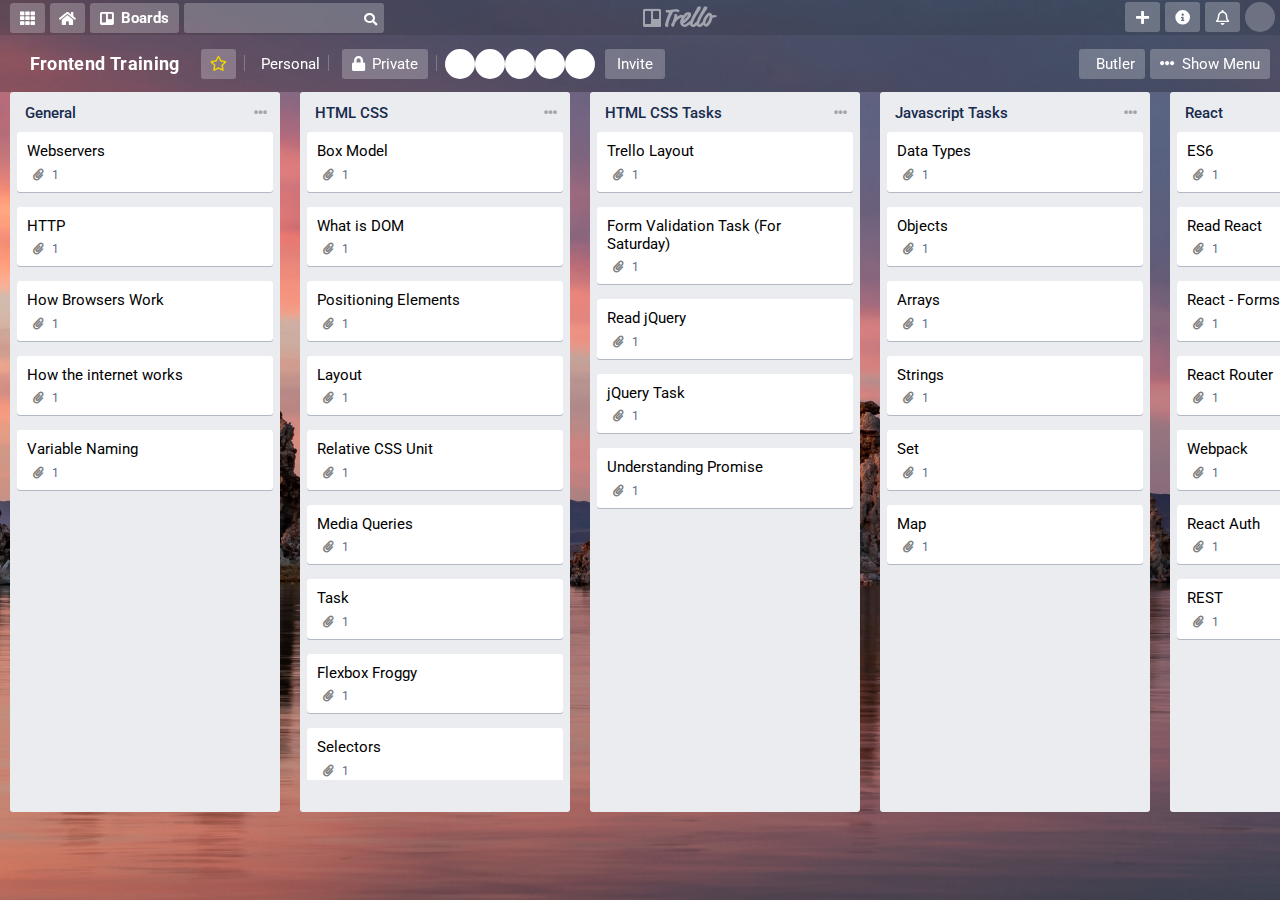
<file: index.html>
<!DOCTYPE html>
<html lang="en">
  <head>
    <meta charset="UTF-8" />
    <meta name="viewport" content="width=device-width, initial-scale=1.0" />
    <meta http-equiv="X-UA-Compatible" content="ie=edge" />
    <link
      rel="stylesheet"
      href="https://cdnjs.cloudflare.com/ajax/libs/font-awesome/5.12.1/css/all.min.css"
    />
    <link
      href="https://fonts.googleapis.com/css?family=Roboto:300,400,500,700,900&display=swap"
      rel="stylesheet"
    />

    <link rel="stylesheet" href="index.css" />

    <title>Trello Layout</title>
  </head>
  <body>
    <div class="container">
      <!-- Board Main Header -->
      <header class="header-container">
        <!-- Left Action Items -->
        <div class="left-action-items">
          <span class="icon-wrapper">
            <i class="fas fa-th app-switcher"></i>
          </span>
          <span class="icon-wrapper">
            <i class="fas fa-home"></i>
          </span>
          <span class="action-button">
            <i class="fab fa-trello"></i>
            <p class="action-btn-text bold">Boards</p>
          </span>
          <span class="input-wrapper">
            <input class="search-input" type="text" />
            <span>
              <i class="fas fa-search search-icon"></i>
            </span>
          </span>
        </div>
        <!-- End Left Action Items -->

        <!-- Center Action Item -->
        <div class="logo-wrapper">
          <span class="logo"></span>
        </div>
        <!-- End Center Action Item -->

        <!-- Right Action Items -->
        <div class="right-action-items">
          <span class="icon-wrapper">
            <i class="fas fa-plus"></i>
          </span>
          <span class="icon-wrapper">
            <i class="fas fa-info-circle"></i>
          </span>
          <span class="icon-wrapper">
            <i class="far fa-bell"></i>
          </span>
          <span class="avatar-header"></span>
        </div>
        <!-- End Right Action Items -->
      </header>
      <!-- End Main Header -->

      <!-- Board Header -->
      <div class="board-header">
        <span class="board-title">Frontend Training</span>
        <span class="icon-wrapper star">
          <i class="far fa-star"></i>
        </span>
        <div class="board-header-left-btns-wrapper">
          <span class="btn-divider"></span>
          <span class="action-button personal">Personal</span>
          <span class="btn-divider"></span>

          <span class="action-button private">
            <i class="fas fa-lock"></i>
            <p class="btn-text">Private</p>
          </span>
          <span class="btn-divider"></span>
        </div>

        <span class="avatar"></span>
        <span class="avatar"></span>
        <span class="avatar"></span>
        <span class="avatar"></span>
        <span class="avatar"></span>

        <span class="action-button invite">
          <p class="btn-text invite">Invite</p>
        </span>

        <div class="board-header-right-btns-wrapper">
          <span class="action-button butler">
            <p class="btn-text butler">Butler</p>
          </span>
          <span class="action-button menu">
            <i class="fas fa-ellipsis-h"></i>
            <p class="btn-text butler">Show Menu</p>
          </span>
        </div>
      </div>
      <!-- End Board Header -->

      <main class="board-content">
        <!-- First vertical section -->
        <div class="list-content">
          <div class="list-header">
            <h2 class="list-header-title">General</h2>
            <i class="fas fa-ellipsis-h"></i>
          </div>
          <div class="list-cards-wrapper-wrapper">
            <div class="list-card-details">
              <span class="list-card-member-title">Webservers</span>
              <i class="fas fa-paperclip"></i>
              <span class="badge-text">1</span>
            </div>
            <div class="list-card-details">
              <span class="list-card-member-title">HTTP</span>
              <i class="fas fa-paperclip"></i>
              <span class="badge-text">1</span>
            </div>
            <div class="list-card-details">
              <span class="list-card-member-title">How Browsers Work</span>
              <i class="fas fa-paperclip"></i>
              <span class="badge-text">1</span>
            </div>
            <div class="list-card-details">
              <span class="list-card-member-title">How the internet works</span>
              <i class="fas fa-paperclip"></i>
              <span class="badge-text">1</span>
            </div>
            <div class="list-card-details">
              <span class="list-card-member-title">Variable Naming</span>
              <i class="fas fa-paperclip"></i>
              <span class="badge-text">1</span>
            </div>
          </div>
        </div>
        <!-- End first vertical section -->

        <!-- Second vertical Section -->
        <div class="list-content">
          <div class="list-header">
            <h2 class="list-header-title">HTML CSS</h2>
            <i class="fas fa-ellipsis-h"></i>
          </div>
          <div class="list-cards-wrapper">
            <div class="list-card-details">
              <span class="list-card-member-title">Box Model</span>
              <i class="fas fa-paperclip"></i>
              <span class="badge-text">1</span>
            </div>
            <div class="list-card-details">
              <span class="list-card-member-title">What is DOM</span>
              <i class="fas fa-paperclip"></i>
              <span class="badge-text">1</span>
            </div>
            <div class="list-card-details">
              <span class="list-card-member-title">Positioning Elements</span>
              <i class="fas fa-paperclip"></i>
              <span class="badge-text">1</span>
            </div>
            <div class="list-card-details">
              <span class="list-card-member-title">Layout</span>
              <i class="fas fa-paperclip"></i>
              <span class="badge-text">1</span>
            </div>
            <div class="list-card-details">
              <span class="list-card-member-title">Relative CSS Unit</span>
              <i class="fas fa-paperclip"></i>
              <span class="badge-text">1</span>
            </div>
            <div class="list-card-details">
              <span class="list-card-member-title">Media Queries</span>
              <i class="fas fa-paperclip"></i>
              <span class="badge-text">1</span>
            </div>
            <div class="list-card-details">
              <span class="list-card-member-title">Task</span>
              <i class="fas fa-paperclip"></i>
              <span class="badge-text">1</span>
            </div>
            <div class="list-card-details">
              <span class="list-card-member-title">Flexbox Froggy</span>
              <i class="fas fa-paperclip"></i>
              <span class="badge-text">1</span>
            </div>
            <div class="list-card-details">
              <span class="list-card-member-title">Selectors</span>
              <i class="fas fa-paperclip"></i>
              <span class="badge-text">1</span>
            </div>
            <div class="list-card-details">
              <span class="list-card-member-title">Bootstrap Grid System</span>
              <i class="fas fa-paperclip"></i>
              <span class="badge-text">1</span>
            </div>
            <div class="list-card-details">
              <span class="list-card-member-title">Less</span>
              <i class="fas fa-paperclip"></i>
              <span class="badge-text">1</span>
            </div>
          </div>
        </div>
        <!-- End second vertical section -->

        <!-- Third vertical section -->
        <div class="list-content">
          <div class="list-header">
            <h2 class="list-header-title">HTML CSS Tasks</h2>
            <i class="fas fa-ellipsis-h"></i>
          </div>
          <div class="list-cards-wrapper">
            <div class="list-card-details">
              <span class="list-card-member-title">Trello Layout</span>
              <i class="fas fa-paperclip"></i>
              <span class="badge-text">1</span>
            </div>
            <div class="list-card-details">
              <span class="list-card-member-title"
                >Form Validation Task (For Saturday)</span
              >
              <i class="fas fa-paperclip"></i>
              <span class="badge-text">1</span>
            </div>
            <div class="list-card-details">
              <span class="list-card-member-title">Read jQuery</span>
              <i class="fas fa-paperclip"></i>
              <span class="badge-text">1</span>
            </div>
            <div class="list-card-details">
              <span class="list-card-member-title">jQuery Task</span>
              <i class="fas fa-paperclip"></i>
              <span class="badge-text">1</span>
            </div>
            <div class="list-card-details">
              <span class="list-card-member-title">Understanding Promise</span>
              <i class="fas fa-paperclip"></i>
              <span class="badge-text">1</span>
            </div>
          </div>
        </div>
        <!-- End Third vertical section -->

        <!-- Fourth vertical section -->
        <div class="list-content">
          <div class="list-header">
            <h2 class="list-header-title">Javascript Tasks</h2>
            <i class="fas fa-ellipsis-h"></i>
          </div>
          <div class="list-cards-wrapper">
            <div class="list-card-details">
              <span class="list-card-member-title">Data Types</span>
              <i class="fas fa-paperclip"></i>
              <span class="badge-text">1</span>
            </div>
            <div class="list-card-details">
              <span class="list-card-member-title">Objects</span>
              <i class="fas fa-paperclip"></i>
              <span class="badge-text">1</span>
            </div>
            <div class="list-card-details">
              <span class="list-card-member-title">Arrays</span>
              <i class="fas fa-paperclip"></i>
              <span class="badge-text">1</span>
            </div>
            <div class="list-card-details">
              <span class="list-card-member-title">Strings</span>
              <i class="fas fa-paperclip"></i>
              <span class="badge-text">1</span>
            </div>
            <div class="list-card-details">
              <span class="list-card-member-title">Set</span>
              <i class="fas fa-paperclip"></i>
              <span class="badge-text">1</span>
            </div>
            <div class="list-card-details">
              <span class="list-card-member-title">Map</span>
              <i class="fas fa-paperclip"></i>
              <span class="badge-text">1</span>
            </div>
          </div>
        </div>
        <!-- End Fourth vertical section -->

        <!-- Fifth vertical section -->
        <div class="list-content">
          <div class="list-header">
            <h2 class="list-header-title">React</h2>
            <i class="fas fa-ellipsis-h"></i>
          </div>
          <div class="list-cards-wrapper">
            <div class="list-card-details">
              <span class="list-card-member-title">ES6</span>
              <i class="fas fa-paperclip"></i>
              <span class="badge-text">1</span>
            </div>
            <div class="list-card-details">
              <span class="list-card-member-title">Read React</span>
              <i class="fas fa-paperclip"></i>
              <span class="badge-text">1</span>
            </div>
            <div class="list-card-details">
              <span class="list-card-member-title"
                >React - Forms (Build and Validate)</span
              >
              <i class="fas fa-paperclip"></i>
              <span class="badge-text">1</span>
            </div>
            <div class="list-card-details">
              <span class="list-card-member-title">React Router</span>
              <i class="fas fa-paperclip"></i>
              <span class="badge-text">1</span>
            </div>
            <div class="list-card-details">
              <span class="list-card-member-title">Webpack</span>
              <i class="fas fa-paperclip"></i>
              <span class="badge-text">1</span>
            </div>
            <div class="list-card-details">
              <span class="list-card-member-title">React Auth</span>
              <i class="fas fa-paperclip"></i>
              <span class="badge-text">1</span>
            </div>
            <div class="list-card-details">
              <span class="list-card-member-title">REST</span>
              <i class="fas fa-paperclip"></i>
              <span class="badge-text">1</span>
            </div>
          </div>
        </div>
        <!-- End Fifth vertical section -->

        <!-- Sixth vertical section -->
        <div class="list-content">
          <div class="list-header">
            <h2 class="list-header-title">React Tasks</h2>
            <i class="fas fa-ellipsis-h"></i>
          </div>
          <div class="list-cards-wrapper">
            <div class="list-card-cover"></div>
            <div class="list-card-details">
              <span class="list-card-member-title">Layout &amp; Apis</span>
              <i class="fas fa-paperclip"></i>
              <span class="badge-text">1</span>
            </div>
            <div class="list-card-details">
              <span class="list-card-member-title">Git</span>
              <i class="fas fa-paperclip"></i>
              <span class="badge-text">1</span>
            </div>
            <div class="list-card-details">
              <span class="list-card-member-title">Gitflow</span>
              <i class="fas fa-paperclip"></i>
              <span class="badge-text">1</span>
            </div>
            <div class="list-card-details">
              <span class="list-card-member-title">GitHub</span>
              <i class="fas fa-paperclip"></i>
              <span class="badge-text">1</span>
            </div>
          </div>
        </div>
        <!-- End Sixth vertical section -->

        <!-- Seventh vertical section -->
        <div class="list-content">
          <div class="list-header">
            <h2 class="list-header-title">Redux</h2>
            <i class="fas fa-ellipsis-h"></i>
          </div>
          <div class="list-cards-wrapper">
            <div class="list-card-details">
              <span class="list-card-member-title">Read Redux</span>
              <i class="fas fa-paperclip"></i>
              <span class="badge-text">1</span>
            </div>
            <div class="list-card-details">
              <span class="list-card-member-title">Redux vs Flux</span>
              <i class="fas fa-paperclip"></i>
              <span class="badge-text">1</span>
            </div>
            <div class="list-card-details">
              <span class="list-card-member-title">React-Redux</span>
              <i class="fas fa-paperclip"></i>
              <span class="badge-text">1</span>
            </div>
            <div class="list-card-details">
              <span class="list-card-member-title">Redux-Promise</span>
              <i class="fas fa-paperclip"></i>
              <span class="badge-text">1</span>
            </div>
            <div class="list-card-details">
              <span class="list-card-member-title">Redux Promise vs Thunk</span>
              <i class="fas fa-paperclip"></i>
              <span class="badge-text">1</span>
            </div>
          </div>
        </div>
        <!-- End Seventh vertical section -->
      </main>
    </div>
  </body>
</html>
</file>
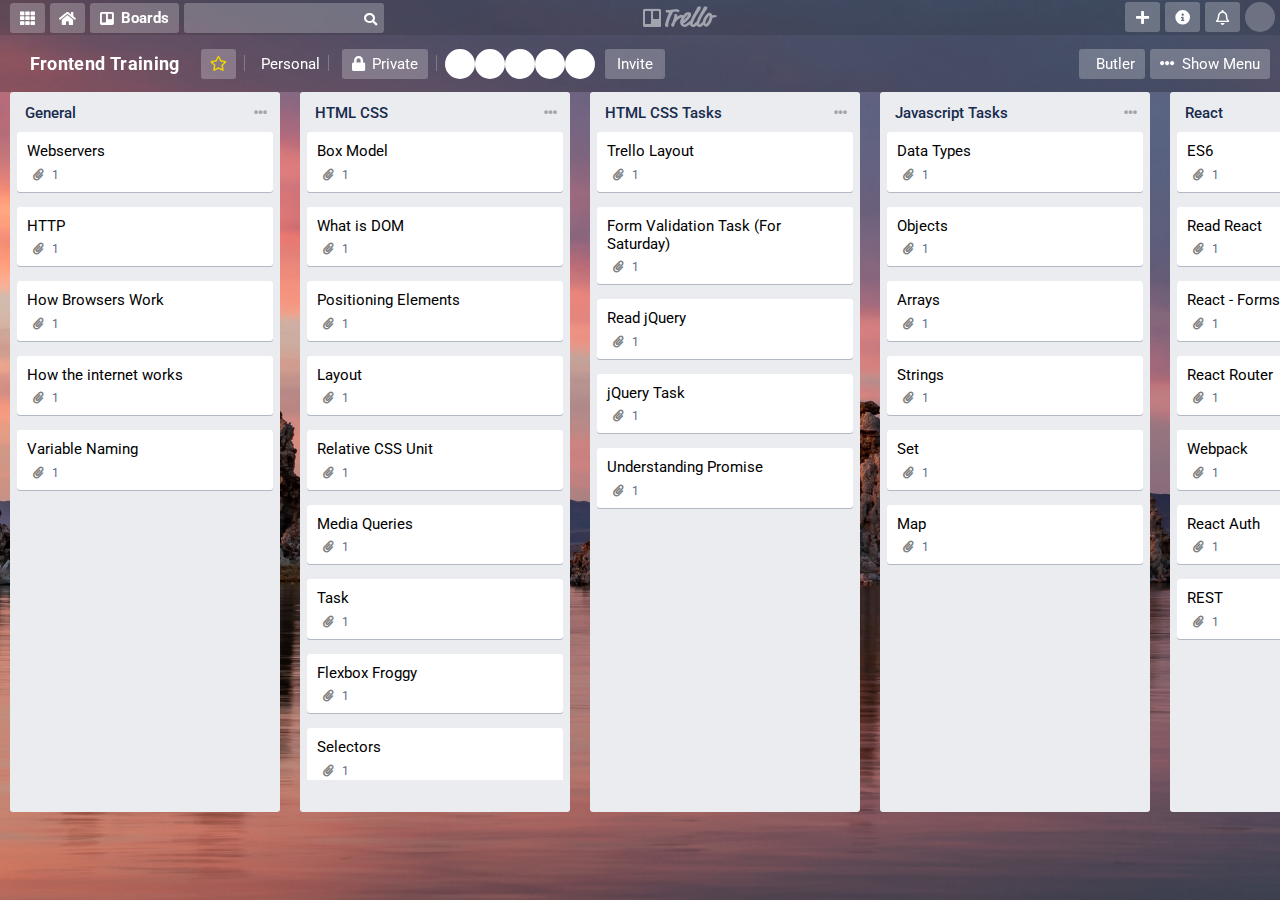
<file: layout.html>
<!DOCTYPE html>
<html lang="en">
  <head>
    <meta charset="UTF-8" />
    <meta name="viewport" content="width=device-width, initial-scale=1.0" />
    <meta http-equiv="X-UA-Compatible" content="ie=edge" />
    <link
      rel="stylesheet"
      href="https://cdnjs.cloudflare.com/ajax/libs/font-awesome/5.12.1/css/all.min.css"
    />
    <link
      href="https://fonts.googleapis.com/css?family=Roboto:300,400,500,700,900&display=swap"
      rel="stylesheet"
    />

    <link rel="stylesheet" href="styles/layout.css" />

    <title>Trello Layout</title>
  </head>
  <body>
    <div class="container">
      <!-- Board Main Header -->
      <header class="header-container">
        <!-- Left Action Items -->
        <div class="left-action-items">
          <span class="icon-wrapper">
            <i class="fas fa-th app-switcher"></i>
          </span>
          <span class="icon-wrapper">
            <i class="fas fa-home"></i>
          </span>
          <span class="action-button">
            <i class="fab fa-trello"></i>
            <p class="action-btn-text bold">Boards</p>
          </span>
          <span class="input-wrapper">
            <input class="search-input" type="text" />
            <span>
              <i class="fas fa-search search-icon"></i>
            </span>
          </span>
        </div>
        <!-- End Left Action Items -->

        <!-- Center Action Item -->
        <div class="logo-wrapper">
          <span class="logo"></span>
        </div>
        <!-- End Center Action Item -->

        <!-- Right Action Items -->
        <div class="right-action-items">
          <span class="icon-wrapper">
            <i class="fas fa-plus"></i>
          </span>
          <span class="icon-wrapper">
            <i class="fas fa-info-circle"></i>
          </span>
          <span class="icon-wrapper">
            <i class="far fa-bell"></i>
          </span>
          <span class="avatar-header"></span>
        </div>
        <!-- End Right Action Items -->
      </header>
      <!-- End Main Header -->

      <!-- Board Header -->
      <div class="board-header">
        <span class="board-title">Frontend Training</span>
        <span class="icon-wrapper star">
          <i class="far fa-star"></i>
        </span>
        <div class="board-header-left-btns-wrapper">
          <span class="btn-divider"></span>
          <span class="action-button personal">Personal</span>
          <span class="btn-divider"></span>

          <span class="action-button private">
            <i class="fas fa-lock"></i>
            <p class="btn-text">Private</p>
          </span>
          <span class="btn-divider"></span>
        </div>

        <span class="avatar"></span>
        <span class="avatar"></span>
        <span class="avatar"></span>
        <span class="avatar"></span>
        <span class="avatar"></span>

        <span class="action-button invite">
          <p class="btn-text invite">Invite</p>
        </span>

        <div class="board-header-right-btns-wrapper">
          <span class="action-button butler">
            <p class="btn-text butler">Butler</p>
          </span>
          <span class="action-button menu">
            <i class="fas fa-ellipsis-h"></i>
            <p class="btn-text butler">Show Menu</p>
          </span>
        </div>
      </div>
      <!-- End Board Header -->

      <main class="board-content">
        <!-- First vertical section -->
        <div class="list-content">
          <div class="list-header">
            <h2 class="list-header-title">General</h2>
            <i class="fas fa-ellipsis-h"></i>
          </div>
          <div class="list-cards-wrapper-wrapper">
            <div class="list-card-details">
              <span class="list-card-member-title">Webservers</span>
              <i class="fas fa-paperclip"></i>
              <span class="badge-text">1</span>
            </div>
            <div class="list-card-details">
              <span class="list-card-member-title">HTTP</span>
              <i class="fas fa-paperclip"></i>
              <span class="badge-text">1</span>
            </div>
            <div class="list-card-details">
              <span class="list-card-member-title">How Browsers Work</span>
              <i class="fas fa-paperclip"></i>
              <span class="badge-text">1</span>
            </div>
            <div class="list-card-details">
              <span class="list-card-member-title">How the internet works</span>
              <i class="fas fa-paperclip"></i>
              <span class="badge-text">1</span>
            </div>
            <div class="list-card-details">
              <span class="list-card-member-title">Variable Naming</span>
              <i class="fas fa-paperclip"></i>
              <span class="badge-text">1</span>
            </div>
          </div>
        </div>
        <!-- End first vertical section -->

        <!-- Second vertical Section -->
        <div class="list-content">
          <div class="list-header">
            <h2 class="list-header-title">HTML CSS</h2>
            <i class="fas fa-ellipsis-h"></i>
          </div>
          <div class="list-cards-wrapper">
            <div class="list-card-details">
              <span class="list-card-member-title">Box Model</span>
              <i class="fas fa-paperclip"></i>
              <span class="badge-text">1</span>
            </div>
            <div class="list-card-details">
              <span class="list-card-member-title">What is DOM</span>
              <i class="fas fa-paperclip"></i>
              <span class="badge-text">1</span>
            </div>
            <div class="list-card-details">
              <span class="list-card-member-title">Positioning Elements</span>
              <i class="fas fa-paperclip"></i>
              <span class="badge-text">1</span>
            </div>
            <div class="list-card-details">
              <span class="list-card-member-title">Layout</span>
              <i class="fas fa-paperclip"></i>
              <span class="badge-text">1</span>
            </div>
            <div class="list-card-details">
              <span class="list-card-member-title">Relative CSS Unit</span>
              <i class="fas fa-paperclip"></i>
              <span class="badge-text">1</span>
            </div>
            <div class="list-card-details">
              <span class="list-card-member-title">Media Queries</span>
              <i class="fas fa-paperclip"></i>
              <span class="badge-text">1</span>
            </div>
            <div class="list-card-details">
              <span class="list-card-member-title">Task</span>
              <i class="fas fa-paperclip"></i>
              <span class="badge-text">1</span>
            </div>
            <div class="list-card-details">
              <span class="list-card-member-title">Flexbox Froggy</span>
              <i class="fas fa-paperclip"></i>
              <span class="badge-text">1</span>
            </div>
            <div class="list-card-details">
              <span class="list-card-member-title">Selectors</span>
              <i class="fas fa-paperclip"></i>
              <span class="badge-text">1</span>
            </div>
            <div class="list-card-details">
              <span class="list-card-member-title">Bootstrap Grid System</span>
              <i class="fas fa-paperclip"></i>
              <span class="badge-text">1</span>
            </div>
            <div class="list-card-details">
              <span class="list-card-member-title">Less</span>
              <i class="fas fa-paperclip"></i>
              <span class="badge-text">1</span>
            </div>
          </div>
        </div>
        <!-- End second vertical section -->

        <!-- Third vertical section -->
        <div class="list-content">
          <div class="list-header">
            <h2 class="list-header-title">HTML CSS Tasks</h2>
            <i class="fas fa-ellipsis-h"></i>
          </div>
          <div class="list-cards-wrapper">
            <div class="list-card-details">
              <span class="list-card-member-title">Trello Layout</span>
              <i class="fas fa-paperclip"></i>
              <span class="badge-text">1</span>
            </div>
            <div class="list-card-details">
              <span class="list-card-member-title"
                >Form Validation Task (For Saturday)</span
              >
              <i class="fas fa-paperclip"></i>
              <span class="badge-text">1</span>
            </div>
            <div class="list-card-details">
              <span class="list-card-member-title">Read jQuery</span>
              <i class="fas fa-paperclip"></i>
              <span class="badge-text">1</span>
            </div>
            <div class="list-card-details">
              <span class="list-card-member-title">jQuery Task</span>
              <i class="fas fa-paperclip"></i>
              <span class="badge-text">1</span>
            </div>
            <div class="list-card-details">
              <span class="list-card-member-title">Understanding Promise</span>
              <i class="fas fa-paperclip"></i>
              <span class="badge-text">1</span>
            </div>
          </div>
        </div>
        <!-- End Third vertical section -->

        <!-- Fourth vertical section -->
        <div class="list-content">
          <div class="list-header">
            <h2 class="list-header-title">Javascript Tasks</h2>
            <i class="fas fa-ellipsis-h"></i>
          </div>
          <div class="list-cards-wrapper">
            <div class="list-card-details">
              <span class="list-card-member-title">Data Types</span>
              <i class="fas fa-paperclip"></i>
              <span class="badge-text">1</span>
            </div>
            <div class="list-card-details">
              <span class="list-card-member-title">Objects</span>
              <i class="fas fa-paperclip"></i>
              <span class="badge-text">1</span>
            </div>
            <div class="list-card-details">
              <span class="list-card-member-title">Arrays</span>
              <i class="fas fa-paperclip"></i>
              <span class="badge-text">1</span>
            </div>
            <div class="list-card-details">
              <span class="list-card-member-title">Strings</span>
              <i class="fas fa-paperclip"></i>
              <span class="badge-text">1</span>
            </div>
            <div class="list-card-details">
              <span class="list-card-member-title">Set</span>
              <i class="fas fa-paperclip"></i>
              <span class="badge-text">1</span>
            </div>
            <div class="list-card-details">
              <span class="list-card-member-title">Map</span>
              <i class="fas fa-paperclip"></i>
              <span class="badge-text">1</span>
            </div>
          </div>
        </div>
        <!-- End Fourth vertical section -->

        <!-- Fifth vertical section -->
        <div class="list-content">
          <div class="list-header">
            <h2 class="list-header-title">React</h2>
            <i class="fas fa-ellipsis-h"></i>
          </div>
          <div class="list-cards-wrapper">
            <div class="list-card-details">
              <span class="list-card-member-title">ES6</span>
              <i class="fas fa-paperclip"></i>
              <span class="badge-text">1</span>
            </div>
            <div class="list-card-details">
              <span class="list-card-member-title">Read React</span>
              <i class="fas fa-paperclip"></i>
              <span class="badge-text">1</span>
            </div>
            <div class="list-card-details">
              <span class="list-card-member-title"
                >React - Forms (Build and Validate)</span
              >
              <i class="fas fa-paperclip"></i>
              <span class="badge-text">1</span>
            </div>
            <div class="list-card-details">
              <span class="list-card-member-title">React Router</span>
              <i class="fas fa-paperclip"></i>
              <span class="badge-text">1</span>
            </div>
            <div class="list-card-details">
              <span class="list-card-member-title">Webpack</span>
              <i class="fas fa-paperclip"></i>
              <span class="badge-text">1</span>
            </div>
            <div class="list-card-details">
              <span class="list-card-member-title">React Auth</span>
              <i class="fas fa-paperclip"></i>
              <span class="badge-text">1</span>
            </div>
            <div class="list-card-details">
              <span class="list-card-member-title">REST</span>
              <i class="fas fa-paperclip"></i>
              <span class="badge-text">1</span>
            </div>
          </div>
        </div>
        <!-- End Fifth vertical section -->

        <!-- Sixth vertical section -->
        <div class="list-content">
          <div class="list-header">
            <h2 class="list-header-title">React Tasks</h2>
            <i class="fas fa-ellipsis-h"></i>
          </div>
          <div class="list-cards-wrapper">
            <div class="list-card-cover"></div>
            <div class="list-card-details">
              <span class="list-card-member-title">Layout &amp; Apis</span>
              <i class="fas fa-paperclip"></i>
              <span class="badge-text">1</span>
            </div>
            <div class="list-card-details">
              <span class="list-card-member-title">Git</span>
              <i class="fas fa-paperclip"></i>
              <span class="badge-text">1</span>
            </div>
            <div class="list-card-details">
              <span class="list-card-member-title">Gitflow</span>
              <i class="fas fa-paperclip"></i>
              <span class="badge-text">1</span>
            </div>
            <div class="list-card-details">
              <span class="list-card-member-title">GitHub</span>
              <i class="fas fa-paperclip"></i>
              <span class="badge-text">1</span>
            </div>
          </div>
        </div>
        <!-- End Sixth vertical section -->

        <!-- Seventh vertical section -->
        <div class="list-content">
          <div class="list-header">
            <h2 class="list-header-title">Redux</h2>
            <i class="fas fa-ellipsis-h"></i>
          </div>
          <div class="list-cards-wrapper">
            <div class="list-card-details">
              <span class="list-card-member-title">Read Redux</span>
              <i class="fas fa-paperclip"></i>
              <span class="badge-text">1</span>
            </div>
            <div class="list-card-details">
              <span class="list-card-member-title">Redux vs Flux</span>
              <i class="fas fa-paperclip"></i>
              <span class="badge-text">1</span>
            </div>
            <div class="list-card-details">
              <span class="list-card-member-title">React-Redux</span>
              <i class="fas fa-paperclip"></i>
              <span class="badge-text">1</span>
            </div>
            <div class="list-card-details">
              <span class="list-card-member-title">Redux-Promise</span>
              <i class="fas fa-paperclip"></i>
              <span class="badge-text">1</span>
            </div>
            <div class="list-card-details">
              <span class="list-card-member-title">Redux Promise vs Thunk</span>
              <i class="fas fa-paperclip"></i>
              <span class="badge-text">1</span>
            </div>
          </div>
        </div>
        <!-- End Seventh vertical section -->
      </main>
    </div>
  </body>
</html>
</file>
<file: index.css>
@import url('https://fonts.googleapis.com/css?family=Roboto:300,400,500,700,900&display=swap');

* {
  box-sizing: border-box;
}

html,
body {
  overscroll-behavior: none; /* Prevent whitespace after scrolling to the edges of the page */
}

body {
  font-size: 10px;
  overflow-x: auto;
  background: url('./images/background_image');
  background-size: cover;
  background-attachment: fixed;
  font-family: 'Roboto';
}

.container {
  display: flex;
  flex-direction: column;
}

/* -----------------------
   HEADER
   ----------------------- 
*/

.header-container {
  display: flex;
  background: rgba(0, 0, 0, 0.32);
  height: 3.5em;
  width: 100%;
  position: fixed;
  top: 0;
  left: 0;
}

.left-action-items {
  top: 0.3em;
  position: inherit;
  color: white;
  display: inherit;
  left: 0.5em;
}

.icon-wrapper {
  width: 3.5em;
  justify-content: center;
}

.action-button {
  padding: 0 1em 0 1em;
}

.action-btn-text,
.btn-text {
  font-size: 1.5em;
  margin-left: 0.5em;
}

.action-btn-text.bold {
  font-weight: bold;
}

.icon-wrapper,
.action-button {
  padding: 1em;
  border-radius: 0.3em;
  height: 3em;
  background: rgba(255, 255, 255, 0.24);
  justify-content: center;
  align-items: center;
}

.icon-wrapper,
.action-button,
.avatar-header {
  margin-left: 0.5em;
  cursor: pointer;
  display: inline-flex;
  background: rgba(255, 255, 255, 0.24);
}

.icon-wrapper:hover,
.action-button:hover,
.avatar-header:hover {
  background: rgba(255, 255, 255, 0.2);
}

.input-wrapper {
  position: relative;
  margin-left: 0.5em;
  display: inline-flex;
  justify-content: center;
  align-items: center;
  border-radius: 0.3em;
  border: 0;
  background: rgba(255, 255, 255, 0.24);
}

.input-wrapper:hover {
  background: rgba(255, 255, 255, 0.5);
}

.search-input {
  color: white;
  border: 0;
  outline: 0;
  background: none;
  box-shadow: none;
  padding-right: 5.4em;
  width: 15em;
}

.search-icon {
  position: absolute;
  right: 0.5em;
  bottom: 25%;
  font-size: 1.3em;
}

.logo-wrapper {
  position: absolute;
  color: white;
  display: flex;
  justify-content: space-between;
  width: 20%;
  height: 3em;
  left: 50%;
}

.logo {
  opacity: 0.5;
}

.logo:hover {
  opacity: 1;
}

.logo,
.logo:hover {
  background: url('./images/trello-logo.png');
  background-size: 8em 3em;
  background-position: 100% 0;
  background-repeat: no-repeat;
  cursor: pointer;
  width: 8em;
  margin-top: 0.3em;
}

.right-action-items {
  top: 0.2em;
  position: absolute;
  color: white;
  display: flex;
  justify-content: flex-end;
  width: 27%;
  height: 3em;
  right: 0.5em;
}

.avatar-header {
  width: 3em;
  border-radius: 50%;
}

i {
  /* Set the below font-size as default for icons */
  font-size: 1.5em;
}

/* -----------------------
   END HEADER
   ----------------------- 
*/

/* -----------------------
   BOARD HEADER
   ----------------------- 
*/

.board-header {
  display: flex;
  align-items: center;
  position: fixed;
  top: 3.5em;
  left: 0;
  background: rgba(0, 0, 0, 0.24);
  color: white;
  padding: 0.6em 0.8em;
  width: 100%;
}

.board-title {
  font-size: 1.8em;
  font-weight: 700;
  letter-spacing: 0.02em;
  margin: 0.5em 1.2em;
}

.icon-wrapper.star {
  color: #f2d600;
  margin-left: 0;
}

.board-header-left-btns-wrapper,
.board-header-right-btns-wrapper {
  display: flex;
  align-items: center;
  width: auto;
}

.btn-divider {
  float: left;
  border-left: 1px solid hsla(0, 0%, 100%, 0.24);
  height: 1.6em;
  margin: 1em 0.8em 1.2em 0.8em;
}

.action-button.personal {
  background: none;
  padding: 0;
  font-size: 1.5em;
}

.action-button.personal,
.action-button.private {
  border: 0;
  color: white;
}

.avatar {
  background: white;
  border-radius: 50%;
  display: inline-flex;
  width: 3em;
  height: 3em;
  position: relative;
}

.action-button.invite {
  margin-left: 1em;
  padding: 0 1.2em;
}

.btn-text.invite {
  margin: 0;
}

.board-header-right-btns-wrapper {
  position: absolute;
  display: flex;
  right: 1em;
  width: 200px;
  height: 50px;
  justify-content: flex-end;
}

.action-button.butler,
.action-button.menu {
  position: absolute;
}

.action-button.butler {
  right: 12.5em;
}

.action-button.menu {
  right: 0;
}

/* -----------------------
   END BOARD HEADER
   ----------------------- 
*/

/* -----------------------
   BOARD CONTENT
   ----------------------- 
*/

.board-content {
  position: absolute;
  width: auto;
  height: 80vh;
  top: 9.2em;
  left: 0;
  display: flex;
  justify-content: space-around;
  flex-flow: row nowrap;
}

.list-content {
  margin: 0 1em;
  background-color: #ebecf0;
  width: 27em;
  border-radius: 0.3em;
}

.list-header {
  width: 100%;
  height: 4em;
  position: relative;
  display: flex;
  align-items: center;
}

.list-header-title {
  position: absolute;
  color: #172b4d;
  font-size: 1.5em;
  font-weight: 500;
  left: 1em;
  top: 0;
}

.list-header i {
  position: absolute;
  right: 1em;
  opacity: 0.3;
  font-size: 1.3em;
}

.list-cards-wrapper {
  width: 100%;
  max-height: 90%;
  overflow-y: auto; /* Add vertical scrolling */
}

.list-card-details {
  background-color: #fff;
  border-radius: 3px;
  width: 95%;
  margin: 0 auto;
  box-shadow: 0 1px 0 rgba(9, 30, 66, 0.25);
  cursor: pointer;
  padding: 1em 1em;
  margin-bottom: 1.5em;
}

.list-card-details i {
  position: relative;
  opacity: 0.5;
  left: 0.5em;
  font-size: 1.2em;
}

.list-card-member-title {
  font-size: 1.5em;
  display: block;
  margin-bottom: 0.5em;
}

.badge-text {
  font-size: 1.2em;
  margin-left: 1em;
  color: #5e6c84;
}

.list-card-cover {
  background: url('https://trello-attachments.s3.amazonaws.com/5d3140ea9718e761833b8990/300x229/c2d703b28120aa27afef6cef0593b420/image.png');
  background-size: cover;
  height: 20em;
  width: 95%;
  margin: 0 auto;
}

.list-card-details.cover {
  background-color: #ebecf0;
}

/* -----------------------
   END BOARD CONTENT
   ----------------------- 
*/
</file>
<file: styles/layout.css>
@import url('https://fonts.googleapis.com/css?family=Roboto:300,400,500,700,900&display=swap');

* {
  box-sizing: border-box;
}

html,
body {
  overscroll-behavior: none; /* Prevent whitespace after scrolling to the edges of the page */
}

body {
  font-size: 10px;
  overflow-x: auto;
  background: url('../images/background_image');
  background-size: cover;
  background-attachment: fixed;
  font-family: 'Roboto';
}

.container {
  display: flex;
  flex-direction: column;
}

/* -----------------------
   HEADER
   ----------------------- 
*/

.header-container {
  display: flex;
  background: rgba(0, 0, 0, 0.32);
  height: 3.5em;
  width: 100%;
  position: fixed;
  top: 0;
  left: 0;
}

.left-action-items {
  top: 0.3em;
  position: inherit;
  color: white;
  display: inherit;
  left: 0.5em;
}

.icon-wrapper {
  width: 3.5em;
  justify-content: center;
}

.action-button {
  padding: 0 1em 0 1em;
}

.action-btn-text,
.btn-text {
  font-size: 1.5em;
  margin-left: 0.5em;
}

.action-btn-text.bold {
  font-weight: bold;
}

.icon-wrapper,
.action-button {
  padding: 1em;
  border-radius: 0.3em;
  height: 3em;
  background: rgba(255, 255, 255, 0.24);
  justify-content: center;
  align-items: center;
}

.icon-wrapper,
.action-button,
.avatar-header {
  margin-left: 0.5em;
  cursor: pointer;
  display: inline-flex;
  background: rgba(255, 255, 255, 0.24);
}

.icon-wrapper:hover,
.action-button:hover,
.avatar-header:hover {
  background: rgba(255, 255, 255, 0.2);
}

.input-wrapper {
  position: relative;
  margin-left: 0.5em;
  display: inline-flex;
  justify-content: center;
  align-items: center;
  border-radius: 0.3em;
  border: 0;
  background: rgba(255, 255, 255, 0.24);
}

.input-wrapper:hover {
  background: rgba(255, 255, 255, 0.5);
}

.search-input {
  color: white;
  border: 0;
  outline: 0;
  background: none;
  box-shadow: none;
  padding-right: 5.4em;
  width: 15em;
}

.search-icon {
  position: absolute;
  right: 0.5em;
  bottom: 25%;
  font-size: 1.3em;
}

.logo-wrapper {
  position: absolute;
  color: white;
  display: flex;
  justify-content: space-between;
  width: 20%;
  height: 3em;
  left: 50%;
}

.logo {
  opacity: 0.5;
}

.logo:hover {
  opacity: 1;
}

.logo,
.logo:hover {
  background: url('../images/trello-logo.png');
  background-size: 8em 3em;
  background-position: 100% 0;
  background-repeat: no-repeat;
  cursor: pointer;
  width: 8em;
  margin-top: 0.3em;
}

.right-action-items {
  top: 0.2em;
  position: absolute;
  color: white;
  display: flex;
  justify-content: flex-end;
  width: 27%;
  height: 3em;
  right: 0.5em;
}

.avatar-header {
  width: 3em;
  border-radius: 50%;
}

i {
  /* Set the below font-size as default for icons */
  font-size: 1.5em;
}

/* -----------------------
   END HEADER
   ----------------------- 
*/

/* -----------------------
   BOARD HEADER
   ----------------------- 
*/

.board-header {
  display: flex;
  align-items: center;
  position: fixed;
  top: 3.5em;
  left: 0;
  background: rgba(0, 0, 0, 0.24);
  color: white;
  padding: 0.6em 0.8em;
  width: 100%;
}

.board-title {
  font-size: 1.8em;
  font-weight: 700;
  letter-spacing: 0.02em;
  margin: 0.5em 1.2em;
}

.icon-wrapper.star {
  color: #f2d600;
  margin-left: 0;
}

.board-header-left-btns-wrapper,
.board-header-right-btns-wrapper {
  display: flex;
  align-items: center;
  width: auto;
}

.btn-divider {
  float: left;
  border-left: 1px solid hsla(0, 0%, 100%, 0.24);
  height: 1.6em;
  margin: 1em 0.8em 1.2em 0.8em;
}

.action-button.personal {
  background: none;
  padding: 0;
  font-size: 1.5em;
}

.action-button.personal,
.action-button.private {
  border: 0;
  color: white;
}

.avatar {
  background: white;
  border-radius: 50%;
  display: inline-flex;
  width: 3em;
  height: 3em;
  position: relative;
}

.action-button.invite {
  margin-left: 1em;
  padding: 0 1.2em;
}

.btn-text.invite {
  margin: 0;
}

.board-header-right-btns-wrapper {
  position: absolute;
  display: flex;
  right: 1em;
  width: 200px;
  height: 50px;
  justify-content: flex-end;
}

.action-button.butler,
.action-button.menu {
  position: absolute;
}

.action-button.butler {
  right: 12.5em;
}

.action-button.menu {
  right: 0;
}

/* -----------------------
   END BOARD HEADER
   ----------------------- 
*/

/* -----------------------
   BOARD CONTENT
   ----------------------- 
*/

.board-content {
  position: absolute;
  width: auto;
  height: 80vh;
  top: 9.2em;
  left: 0;
  display: flex;
  justify-content: space-around;
  flex-flow: row nowrap;
}

.list-content {
  margin: 0 1em;
  background-color: #ebecf0;
  width: 27em;
  border-radius: 0.3em;
}

.list-header {
  width: 100%;
  height: 4em;
  position: relative;
  display: flex;
  align-items: center;
}

.list-header-title {
  position: absolute;
  color: #172b4d;
  font-size: 1.5em;
  font-weight: 500;
  left: 1em;
  top: 0;
}

.list-header i {
  position: absolute;
  right: 1em;
  opacity: 0.3;
  font-size: 1.3em;
}

.list-cards-wrapper {
  width: 100%;
  max-height: 90%;
  overflow-y: auto; /* Add vertical scrolling */
}

.list-card-details {
  background-color: #fff;
  border-radius: 3px;
  width: 95%;
  margin: 0 auto;
  box-shadow: 0 1px 0 rgba(9, 30, 66, 0.25);
  cursor: pointer;
  padding: 1em 1em;
  margin-bottom: 1.5em;
}

.list-card-details i {
  position: relative;
  opacity: 0.5;
  left: 0.5em;
  font-size: 1.2em;
}

.list-card-member-title {
  font-size: 1.5em;
  display: block;
  margin-bottom: 0.5em;
}

.badge-text {
  font-size: 1.2em;
  margin-left: 1em;
  color: #5e6c84;
}

.list-card-cover {
  background: url('https://trello-attachments.s3.amazonaws.com/5d3140ea9718e761833b8990/300x229/c2d703b28120aa27afef6cef0593b420/image.png');
  background-size: cover;
  height: 20em;
  width: 95%;
  margin: 0 auto;
}

.list-card-details.cover {
  background-color: #ebecf0;
}

/* -----------------------
   END BOARD CONTENT
   ----------------------- 
*/
</file>
